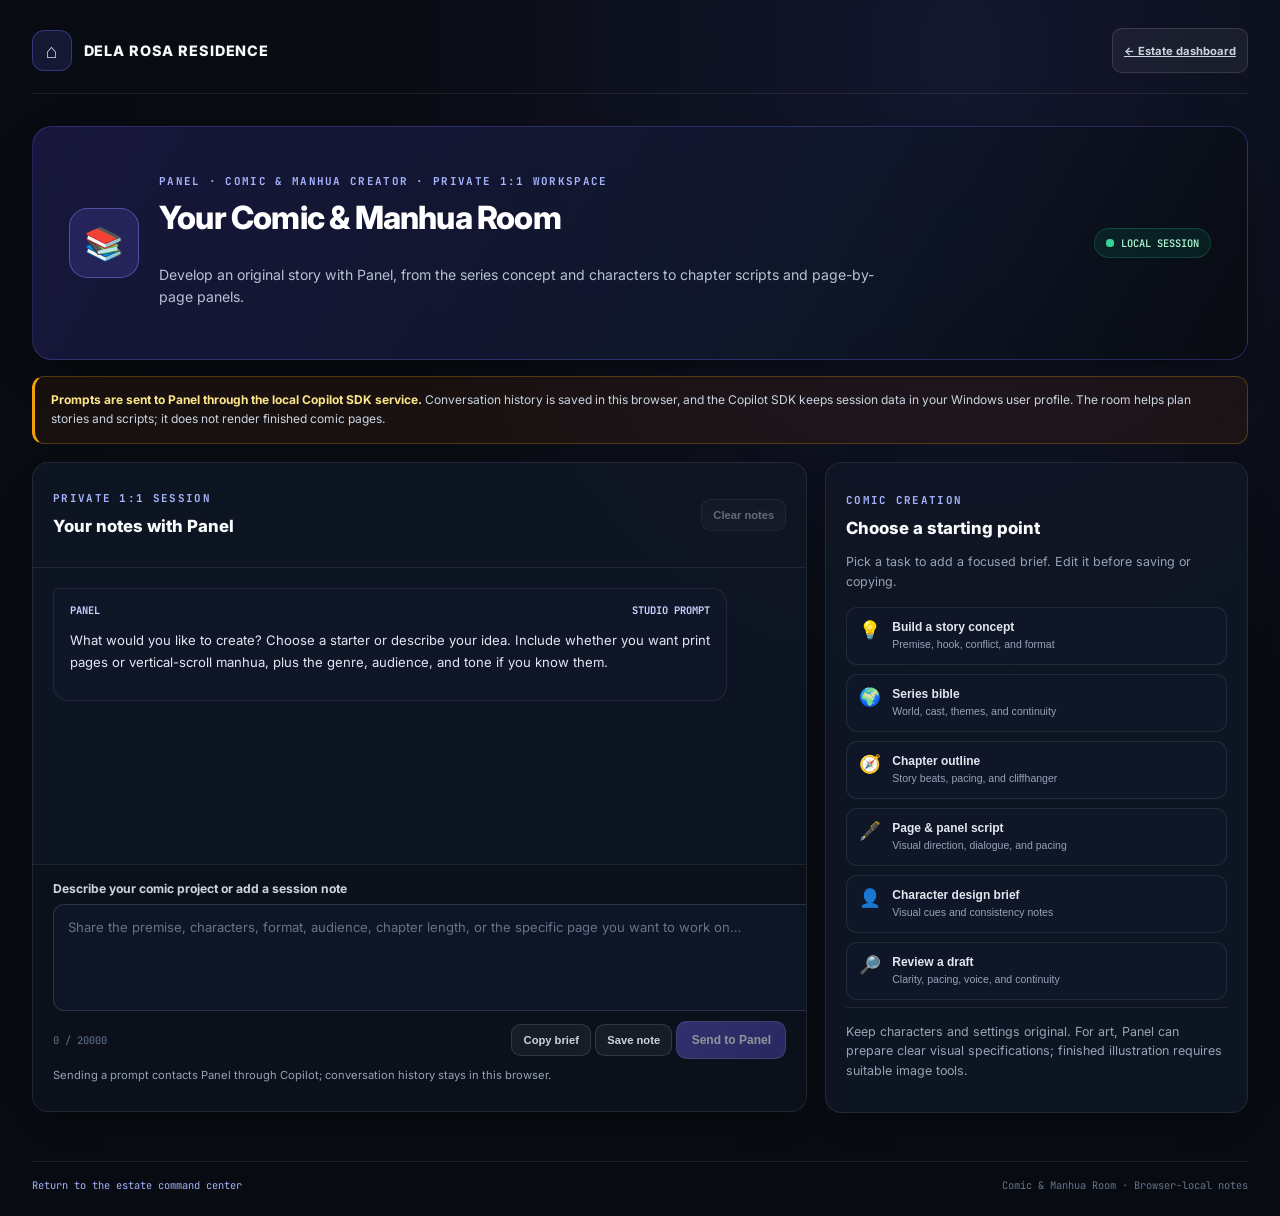
<file: 00-Butler-Dashboard/comic-creator.html>
<!DOCTYPE html>
<html lang="en" class="dark">
<head>
  <meta charset="UTF-8" />
  <meta name="viewport" content="width=device-width, initial-scale=1.0" />
  <meta name="theme-color" content="#080B11" />
  <title>Panel’s Comic &amp; Manhua Room — Dela Rosa Residence</title>
  <link rel="preconnect" href="https://fonts.googleapis.com" />
  <link rel="preconnect" href="https://fonts.gstatic.com" crossorigin />
  <link href="https://fonts.googleapis.com/css2?family=Inter:wght@300;400;500;600;700;800&family=JetBrains+Mono:wght@400;500;600;700&display=swap" rel="stylesheet" />
  <link rel="stylesheet" href="style.css" />
  <link rel="stylesheet" href="agent-room.css" />
</head>
<body class="agent-room-page" data-room-id="comic-creator" data-agent-id="comic-creator" data-agent-name="Panel">
  <header class="agent-room-topbar">
    <a class="agent-room-brand" href="index.html">
      <span class="agent-room-brand-mark" aria-hidden="true">⌂</span>
      <span>Dela Rosa Residence</span>
    </a>
    <a class="dashboard-action-button" href="index.html">← Estate dashboard</a>
  </header>

  <main class="agent-room-main">
    <section class="agent-room-hero" aria-labelledby="room-title">
      <div class="agent-room-avatar" aria-hidden="true">📚</div>
      <div class="agent-room-hero-copy">
        <p class="agent-room-eyebrow">Panel · Comic &amp; Manhua Creator · private 1:1 workspace</p>
        <h1 id="room-title">Your Comic &amp; Manhua Room</h1>
        <p>Develop an original story with Panel, from the series concept and characters to chapter scripts and page-by-page panels.</p>
      </div>
      <span class="agent-room-session-badge"><span></span> Local session</span>
    </section>

    <aside class="agent-room-notice" aria-label="Room connection notice">
      <strong>Prompts are sent to Panel through the local Copilot SDK service.</strong>
      Conversation history is saved in this browser, and the Copilot SDK keeps session data in your Windows user profile. The room helps plan stories and scripts; it does not render finished comic pages.
    </aside>

    <div class="agent-room-layout">
      <section class="agent-room-chat" aria-labelledby="room-conversation-title">
        <header class="agent-room-panel-heading">
          <div>
            <p class="agent-room-eyebrow">Private 1:1 session</p>
            <h2 id="room-conversation-title">Your notes with Panel</h2>
          </div>
          <button id="room-clear-notes" class="dashboard-action-button" type="button" disabled>Clear notes</button>
        </header>
        <div id="room-storage-warning" class="agent-room-storage-warning" role="status" aria-live="polite" hidden></div>
        <div id="room-conversation" class="agent-room-conversation" role="log" aria-live="polite" aria-relevant="additions">
          <article class="agent-room-message agent-room-message-agent">
            <div class="agent-room-message-heading"><strong>Panel</strong><span>Studio prompt</span></div>
            <p>What would you like to create? Choose a starter or describe your idea. Include whether you want print pages or vertical-scroll manhua, plus the genre, audience, and tone if you know them.</p>
          </article>
        </div>
        <form id="room-form" class="agent-room-composer">
          <label for="room-message">Describe your comic project or add a session note</label>
          <textarea id="room-message" rows="4" maxlength="20000" placeholder="Share the premise, characters, format, audience, chapter length, or the specific page you want to work on…" required></textarea>
          <div class="agent-room-composer-actions">
            <span id="room-character-count">0 / 3000</span>
            <div class="flex items-center gap-2">
              <button id="room-copy-brief" class="dashboard-action-button" type="button">Copy brief</button>
              <button class="dashboard-action-button" type="submit">Save note</button>
              <button id="room-send-prompt" class="agent-room-submit" type="button" disabled>Send to Panel</button>
            </div>
          </div>
          <p id="room-save-status" class="agent-room-save-status" role="status" aria-live="polite">Sending a prompt contacts Panel through Copilot; conversation history stays in this browser.</p>
        </form>
      </section>

      <aside class="agent-room-guide" aria-labelledby="room-guide-title">
        <p class="agent-room-eyebrow">Comic creation</p>
        <h2 id="room-guide-title">Choose a starting point</h2>
        <p>Pick a task to add a focused brief. Edit it before saving or copying.</p>
        <div class="agent-room-topic-list">
          <button type="button" class="agent-room-topic" data-room-topic="PANEL TASK — Develop an original comic or manhua concept. Format: [print pages / manga-style pages / vertical-scroll]. Genre and tone: [genre, tone]. Audience and age range: [audience]. Create a logline, premise, central conflict, emotional hook, and a short list of decisions I should make next.">
            <span aria-hidden="true">💡</span><span><strong>Build a story concept</strong><small>Premise, hook, conflict, and format</small></span>
          </button>
          <button type="button" class="agent-room-topic" data-room-topic="PANEL TASK — Create a concise series bible for my original comic or manhua. Include the premise, world rules, tone, themes, main cast with goals and relationships, core conflict, visual direction, and continuity rules. Mark any assumptions.">
            <span aria-hidden="true">🌍</span><span><strong>Series bible</strong><small>World, cast, themes, and continuity</small></span>
          </button>
          <button type="button" class="agent-room-topic" data-room-topic="PANEL TASK — Outline chapter [number/title] of my original comic or manhua. Format: [page-based / vertical-scroll]. Target length: [pages or episodes]. Include the opening hook, key beats, character choices, pacing, and an ending or cliffhanger. Preserve these established facts: [continuity notes].">
            <span aria-hidden="true">🧭</span><span><strong>Chapter outline</strong><small>Story beats, pacing, and cliffhanger</small></span>
          </button>
          <button type="button" class="agent-room-topic" data-room-topic="PANEL TASK — Script [chapter or scene] of my original comic in an artist-ready format. For each page and panel, specify the visual action, setting, character expressions, dialogue, captions, sound effects, and pacing or page-turn notes. Format: [print pages / manga-style pages / vertical-scroll]. Keep dialogue letterable and flag any assumptions.">
            <span aria-hidden="true">🖋️</span><span><strong>Page &amp; panel script</strong><small>Visual direction, dialogue, and pacing</small></span>
          </button>
          <button type="button" class="agent-room-topic" data-room-topic="PANEL TASK — Create an original character design brief for [character]. Include role in the story, silhouette, age range, expression and pose cues, clothing, key props, color direction, and details that must stay consistent. Provide an artist handoff, not a claim that an illustration has been rendered.">
            <span aria-hidden="true">👤</span><span><strong>Character design brief</strong><small>Visual cues and consistency notes</small></span>
          </button>
          <button type="button" class="agent-room-topic" data-room-topic="PANEL TASK — Review this original comic or manhua excerpt for clarity, pacing, character voice, panel flow, dialogue length, and continuity. Identify specific issues and suggest focused revisions while preserving the intent: [paste excerpt and relevant context].">
            <span aria-hidden="true">🔎</span><span><strong>Review a draft</strong><small>Clarity, pacing, voice, and continuity</small></span>
          </button>
        </div>
        <p class="agent-room-guide-note">Keep characters and settings original. For art, Panel can prepare clear visual specifications; finished illustration requires suitable image tools.</p>
      </aside>
    </div>
  </main>

  <footer class="agent-room-footer">
    <a href="index.html">Return to the estate command center</a>
    <span>Comic &amp; Manhua Room · Browser-local notes</span>
  </footer>

  <script src="agent-room.js"></script>
</body>
</html>
</file>
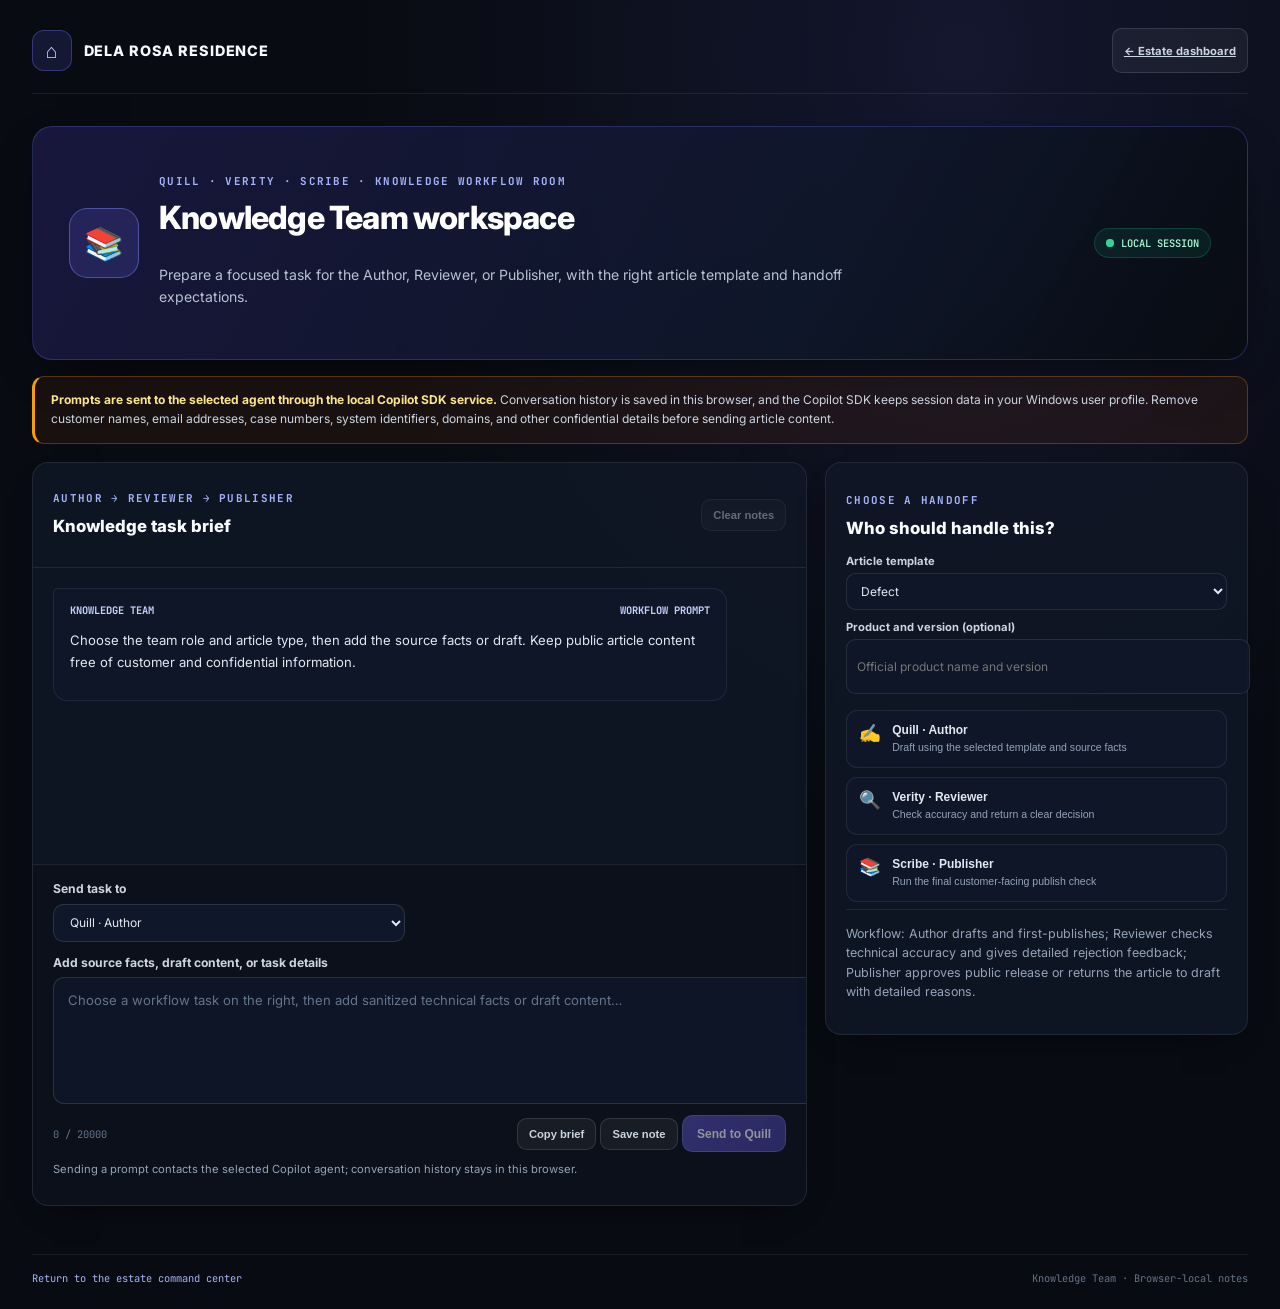
<file: 00-Butler-Dashboard/knowledge-team.html>
<!DOCTYPE html>
<html lang="en" class="dark">
<head>
  <meta charset="UTF-8" />
  <meta name="viewport" content="width=device-width, initial-scale=1.0" />
  <meta name="theme-color" content="#080B11" />
  <title>Knowledge Team Room — Dela Rosa Residence</title>
  <link rel="preconnect" href="https://fonts.googleapis.com" />
  <link rel="preconnect" href="https://fonts.gstatic.com" crossorigin />
  <link href="https://fonts.googleapis.com/css2?family=Inter:wght@300;400;500;600;700;800&family=JetBrains+Mono:wght@400;500;600;700&display=swap" rel="stylesheet" />
  <link rel="stylesheet" href="style.css" />
  <link rel="stylesheet" href="agent-room.css" />
</head>
<body class="agent-room-page" data-room-id="knowledge-team" data-agent-id="knowledge-article-author" data-agent-name="Knowledge Team">
  <header class="agent-room-topbar">
    <a class="agent-room-brand" href="index.html">
      <span class="agent-room-brand-mark" aria-hidden="true">⌂</span>
      <span>Dela Rosa Residence</span>
    </a>
    <a class="dashboard-action-button" href="index.html">← Estate dashboard</a>
  </header>

  <main class="agent-room-main">
    <section class="agent-room-hero" aria-labelledby="room-title">
      <div class="agent-room-avatar" aria-hidden="true">📚</div>
      <div class="agent-room-hero-copy">
        <p class="agent-room-eyebrow">Quill · Verity · Scribe · Knowledge workflow room</p>
        <h1 id="room-title">Knowledge Team workspace</h1>
        <p>Prepare a focused task for the Author, Reviewer, or Publisher, with the right article template and handoff expectations.</p>
      </div>
      <span class="agent-room-session-badge"><span></span> Local session</span>
    </section>

    <aside class="agent-room-notice" aria-label="Room connection and privacy notice">
      <strong>Prompts are sent to the selected agent through the local Copilot SDK service.</strong>
      Conversation history is saved in this browser, and the Copilot SDK keeps session data in your Windows user profile. Remove customer names, email addresses, case numbers, system identifiers, domains, and other confidential details before sending article content.
    </aside>

    <div class="agent-room-layout">
      <section class="agent-room-chat" aria-labelledby="room-conversation-title">
        <header class="agent-room-panel-heading">
          <div>
            <p class="agent-room-eyebrow">Author → Reviewer → Publisher</p>
            <h2 id="room-conversation-title">Knowledge task brief</h2>
          </div>
          <button id="room-clear-notes" class="dashboard-action-button" type="button" disabled>Clear notes</button>
        </header>
        <div id="room-storage-warning" class="agent-room-storage-warning" role="status" aria-live="polite" hidden></div>
        <div id="room-conversation" class="agent-room-conversation" role="log" aria-live="polite" aria-relevant="additions">
          <article class="agent-room-message agent-room-message-agent">
            <div class="agent-room-message-heading"><strong>Knowledge Team</strong><span>Workflow prompt</span></div>
            <p>Choose the team role and article type, then add the source facts or draft. Keep public article content free of customer and confidential information.</p>
          </article>
        </div>
        <form id="room-form" class="agent-room-composer">
          <div class="agent-room-recipient">
            <label for="room-agent-select">Send task to</label>
            <select id="room-agent-select">
              <option value="knowledge-article-author" data-agent-name="Quill">Quill · Author</option>
              <option value="knowledge-article-reviewer" data-agent-name="Verity">Verity · Reviewer</option>
              <option value="knowledge-article-publisher" data-agent-name="Scribe">Scribe · Publisher</option>
            </select>
          </div>
          <label for="room-message">Add source facts, draft content, or task details</label>
          <textarea id="room-message" rows="5" maxlength="20000" placeholder="Choose a workflow task on the right, then add sanitized technical facts or draft content…" required></textarea>
          <div class="agent-room-composer-actions">
            <span id="room-character-count">0 / 20000</span>
            <div class="flex items-center gap-2">
              <button id="room-copy-brief" class="dashboard-action-button" type="button">Copy brief</button>
              <button class="dashboard-action-button" type="submit">Save note</button>
              <button id="room-send-prompt" class="agent-room-submit" type="button" disabled>Send to Quill</button>
            </div>
          </div>
          <p id="room-save-status" class="agent-room-save-status" role="status" aria-live="polite">Sending a prompt contacts the selected Copilot agent; conversation history stays in this browser.</p>
        </form>
      </section>

      <aside class="agent-room-guide" aria-labelledby="room-guide-title">
        <p class="agent-room-eyebrow">Choose a handoff</p>
        <h2 id="room-guide-title">Who should handle this?</h2>
        <div class="knowledge-context">
          <label for="knowledge-article-type">Article template
            <select id="knowledge-article-type">
              <option value="Defect">Defect</option>
              <option value="Troubleshooting">Troubleshooting</option>
              <option value="FAQ">FAQ</option>
              <option value="How-to">How-to</option>
            </select>
          </label>
          <label for="knowledge-product">Product and version (optional)
            <input id="knowledge-product" type="text" maxlength="120" placeholder="Official product name and version" />
          </label>
        </div>

        <div class="agent-room-topic-list">
          <button type="button" class="agent-room-topic" data-room-agent="knowledge-article-author" data-knowledge-task="author">
            <span aria-hidden="true">✍️</span><span><strong>Quill · Author</strong><small>Draft using the selected template and source facts</small></span>
          </button>
          <button type="button" class="agent-room-topic" data-room-agent="knowledge-article-reviewer" data-knowledge-task="reviewer">
            <span aria-hidden="true">🔍</span><span><strong>Verity · Reviewer</strong><small>Check accuracy and return a clear decision</small></span>
          </button>
          <button type="button" class="agent-room-topic" data-room-agent="knowledge-article-publisher" data-knowledge-task="publisher">
            <span aria-hidden="true">📚</span><span><strong>Scribe · Publisher</strong><small>Run the final customer-facing publish check</small></span>
          </button>
        </div>
        <p class="agent-room-guide-note">Workflow: Author drafts and first-publishes; Reviewer checks technical accuracy and gives detailed rejection feedback; Publisher approves public release or returns the article to draft with detailed reasons.</p>
      </aside>
    </div>
  </main>

  <footer class="agent-room-footer">
    <a href="index.html">Return to the estate command center</a>
    <span>Knowledge Team · Browser-local notes</span>
  </footer>

  <script src="agent-room.js"></script>
  <script src="knowledge-team.js"></script>
</body>
</html>
</file>
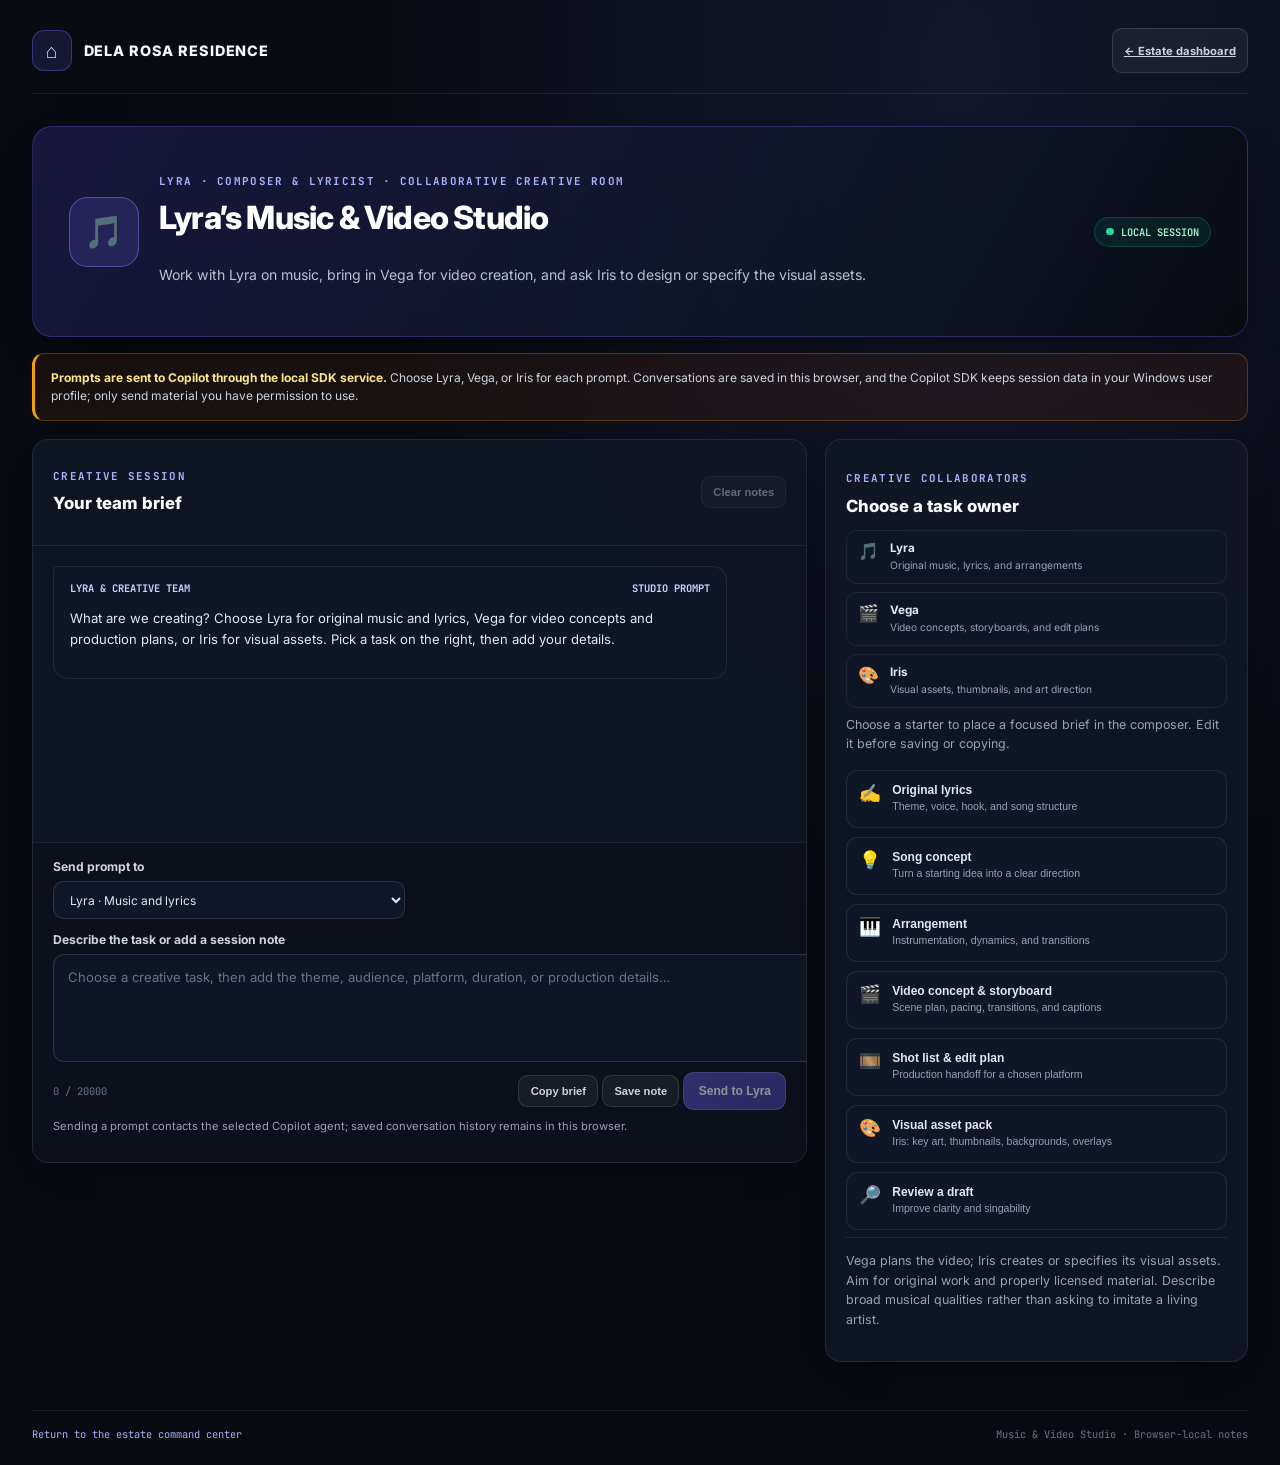
<file: 00-Butler-Dashboard/lyra.html>
<!DOCTYPE html>
<html lang="en" class="dark">
<head>
  <meta charset="UTF-8" />
  <meta name="viewport" content="width=device-width, initial-scale=1.0" />
  <meta name="theme-color" content="#080B11" />
  <title>Lyra’s Music &amp; Video Studio — Dela Rosa Residence</title>
  <link rel="preconnect" href="https://fonts.googleapis.com" />
  <link rel="preconnect" href="https://fonts.gstatic.com" crossorigin />
  <link href="https://fonts.googleapis.com/css2?family=Inter:wght@300;400;500;600;700;800&family=JetBrains+Mono:wght@400;500;600;700&display=swap" rel="stylesheet" />
  <link rel="stylesheet" href="style.css" />
  <link rel="stylesheet" href="agent-room.css" />
</head>
<body class="agent-room-page" data-room-id="lyra" data-agent-id="composer" data-agent-name="Lyra">
  <header class="agent-room-topbar">
    <a class="agent-room-brand" href="index.html">
      <span class="agent-room-brand-mark" aria-hidden="true">⌂</span>
      <span>Dela Rosa Residence</span>
    </a>
    <a class="dashboard-action-button" href="index.html">← Estate dashboard</a>
  </header>

  <main class="agent-room-main">
    <section class="agent-room-hero" aria-labelledby="room-title">
      <div class="agent-room-avatar" aria-hidden="true">🎵</div>
      <div class="agent-room-hero-copy">
        <p class="agent-room-eyebrow">Lyra · Composer & Lyricist · collaborative creative room</p>
        <h1 id="room-title">Lyra’s Music &amp; Video Studio</h1>
        <p>Work with Lyra on music, bring in Vega for video creation, and ask Iris to design or specify the visual assets.</p>
      </div>
      <span class="agent-room-session-badge"><span></span> Local session</span>
    </section>

    <aside class="agent-room-notice" aria-label="Room connection notice">
      <strong>Prompts are sent to Copilot through the local SDK service.</strong>
      Choose Lyra, Vega, or Iris for each prompt. Conversations are saved in this browser, and the Copilot SDK keeps session data in your Windows user profile; only send material you have permission to use.
    </aside>

    <div class="agent-room-layout">
      <section class="agent-room-chat" aria-labelledby="room-conversation-title">
        <header class="agent-room-panel-heading">
          <div>
            <p class="agent-room-eyebrow">Creative session</p>
            <h2 id="room-conversation-title">Your team brief</h2>
          </div>
          <button id="room-clear-notes" class="dashboard-action-button" type="button" disabled>Clear notes</button>
        </header>
        <div id="room-storage-warning" class="agent-room-storage-warning" role="status" aria-live="polite" hidden></div>
        <div id="room-conversation" class="agent-room-conversation" role="log" aria-live="polite" aria-relevant="additions">
          <article class="agent-room-message agent-room-message-agent">
            <div class="agent-room-message-heading"><strong>Lyra &amp; creative team</strong><span>Studio prompt</span></div>
            <p>What are we creating? Choose Lyra for original music and lyrics, Vega for video concepts and production plans, or Iris for visual assets. Pick a task on the right, then add your details.</p>
          </article>
        </div>
        <form id="room-form" class="agent-room-composer">
          <div class="agent-room-recipient">
            <label for="room-agent-select">Send prompt to</label>
            <select id="room-agent-select">
              <option value="composer" data-agent-name="Lyra">Lyra · Music and lyrics</option>
              <option value="video-creator" data-agent-name="Vega">Vega · Video creation</option>
              <option value="ui-designer" data-agent-name="Iris">Iris · Visual assets</option>
            </select>
          </div>
          <label for="room-message">Describe the task or add a session note</label>
          <textarea id="room-message" rows="4" maxlength="20000" placeholder="Choose a creative task, then add the theme, audience, platform, duration, or production details…" required></textarea>
          <div class="agent-room-composer-actions">
            <span id="room-character-count">0 / 20000</span>
            <div class="flex items-center gap-2">
              <button id="room-copy-brief" class="dashboard-action-button" type="button">Copy brief</button>
              <button class="dashboard-action-button" type="submit">Save note</button>
              <button id="room-send-prompt" class="agent-room-submit" type="button" disabled>Send to Lyra</button>
            </div>
          </div>
          <p id="room-save-status" class="agent-room-save-status" role="status" aria-live="polite">Sending a prompt contacts the selected Copilot agent; saved conversation history remains in this browser.</p>
        </form>
      </section>

      <aside class="agent-room-guide" aria-labelledby="room-guide-title">
        <p class="agent-room-eyebrow">Creative collaborators</p>
        <h2 id="room-guide-title">Choose a task owner</h2>
        <div class="agent-room-team-list">
          <div class="agent-room-team-member"><span aria-hidden="true">🎵</span><span><strong>Lyra</strong><small>Original music, lyrics, and arrangements</small></span></div>
          <div class="agent-room-team-member"><span aria-hidden="true">🎬</span><span><strong>Vega</strong><small>Video concepts, storyboards, and edit plans</small></span></div>
          <div class="agent-room-team-member"><span aria-hidden="true">🎨</span><span><strong>Iris</strong><small>Visual assets, thumbnails, and art direction</small></span></div>
        </div>
        <p>Choose a starter to place a focused brief in the composer. Edit it before saving or copying.</p>
        <div class="agent-room-topic-list">
          <button type="button" class="agent-room-topic" data-room-agent="composer" data-room-topic="LYRA TASK — Help me write an original song concept and chorus about [theme]. The mood should feel [mood], and the intended listener is [audience].">
            <span aria-hidden="true">✍️</span><span><strong>Original lyrics</strong><small>Theme, voice, hook, and song structure</small></span>
          </button>
          <button type="button" class="agent-room-topic" data-room-agent="composer" data-room-topic="LYRA TASK — Help me develop a song concept with a clear emotional arc, central image, and memorable hook. My starting idea is [idea].">
            <span aria-hidden="true">💡</span><span><strong>Song concept</strong><small>Turn a starting idea into a clear direction</small></span>
          </button>
          <button type="button" class="agent-room-topic" data-room-agent="composer" data-room-topic="LYRA TASK — Help me plan an original arrangement for [song or idea]. Describe the mood, tempo feel, instruments, dynamics, and section transitions.">
            <span aria-hidden="true">🎹</span><span><strong>Arrangement</strong><small>Instrumentation, dynamics, and transitions</small></span>
          </button>
          <button type="button" class="agent-room-topic" data-room-agent="video-creator" data-room-topic="VEGA TASK — Develop an original music-video concept for [song or theme]. Audience: [audience]. Platform and aspect ratio: [platform / ratio]. Target duration: [duration]. Provide a visual direction, scene-by-scene storyboard with approximate timings, transitions, on-screen text, caption needs, and an asset list. Use original or properly licensed material.">
            <span aria-hidden="true">🎬</span><span><strong>Video concept &amp; storyboard</strong><small>Scene plan, pacing, transitions, and captions</small></span>
          </button>
          <button type="button" class="agent-room-topic" data-room-agent="video-creator" data-room-topic="VEGA TASK — Create a practical production and editing plan for [video]. Include a numbered shot list, location or background needs, camera framing, approximate duration per shot, transitions, captions, and export requirements for [platform]. Flag anything that requires footage or tools not provided.">
            <span aria-hidden="true">🎞️</span><span><strong>Shot list &amp; edit plan</strong><small>Production handoff for a chosen platform</small></span>
          </button>
          <button type="button" class="agent-room-topic" data-room-agent="ui-designer" data-room-topic="IRIS TASK — Design or specify a visual asset pack for [video or song]. Include thumbnail or key art, backgrounds, overlays, color palette, composition, text-safe areas, aspect ratios, dimensions, file formats, and an asset checklist. Use original or properly licensed material, and clearly label specs versus rendered assets.">
            <span aria-hidden="true">🎨</span><span><strong>Visual asset pack</strong><small>Iris: key art, thumbnails, backgrounds, overlays</small></span>
          </button>
          <button type="button" class="agent-room-topic" data-room-agent="composer" data-room-topic="LYRA TASK — Review my original lyrics for clarity, flow, imagery, and singability. Keep the meaning and voice I intended, and suggest specific alternatives.">
            <span aria-hidden="true">🔎</span><span><strong>Review a draft</strong><small>Improve clarity and singability</small></span>
          </button>
        </div>
        <p class="agent-room-guide-note">Vega plans the video; Iris creates or specifies its visual assets. Aim for original work and properly licensed material. Describe broad musical qualities rather than asking to imitate a living artist.</p>
      </aside>
    </div>
  </main>

  <footer class="agent-room-footer">
    <a href="index.html">Return to the estate command center</a>
    <span>Music &amp; Video Studio · Browser-local notes</span>
  </footer>

  <script src="agent-room.js"></script>
</body>
</html>
</file>
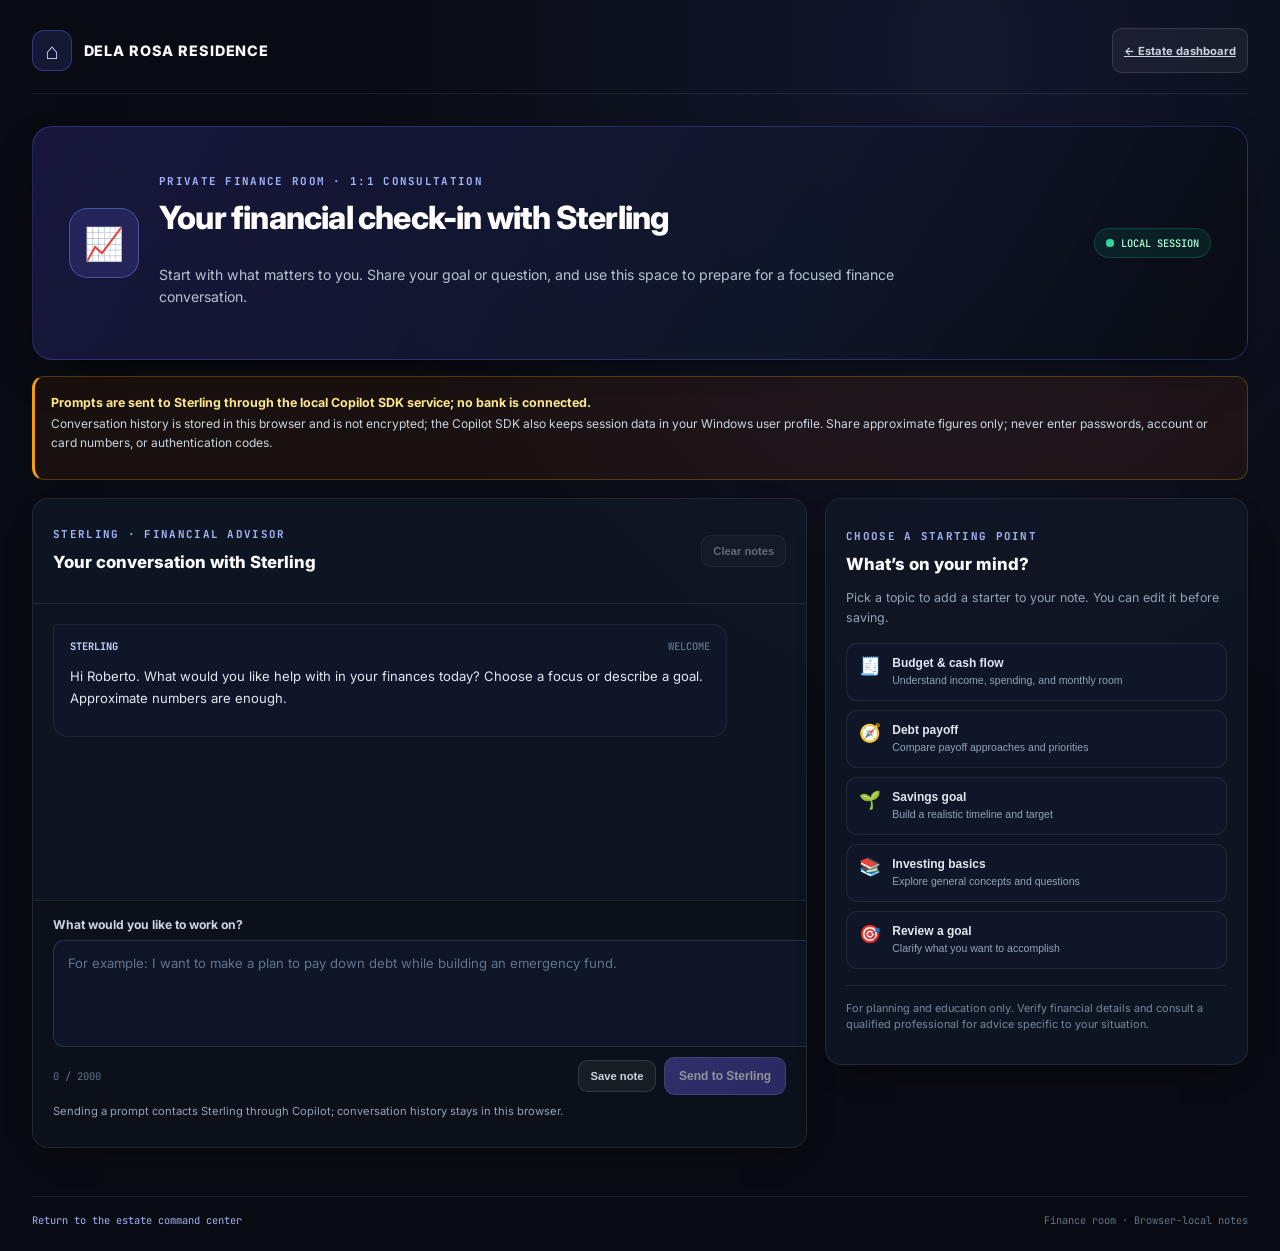
<file: 00-Butler-Dashboard/sterling.html>
<!DOCTYPE html>
<html lang="en" class="dark">
<head>
  <meta charset="UTF-8" />
  <meta name="viewport" content="width=device-width, initial-scale=1.0" />
  <meta name="theme-color" content="#080B11" />
  <title>Sterling’s Finance Room — Dela Rosa Residence</title>
  <link rel="preconnect" href="https://fonts.googleapis.com" />
  <link rel="preconnect" href="https://fonts.gstatic.com" crossorigin />
  <link href="https://fonts.googleapis.com/css2?family=Inter:wght@300;400;500;600;700;800&family=JetBrains+Mono:wght@400;500;600;700&display=swap" rel="stylesheet" />
  <link rel="stylesheet" href="style.css" />
  <link rel="stylesheet" href="sterling.css" />
</head>
<body class="sterling-page">
  <header class="sterling-topbar">
    <a class="sterling-brand" href="index.html">
      <span class="sterling-brand-mark" aria-hidden="true">⌂</span>
      <span>Dela Rosa Residence</span>
    </a>
    <a class="dashboard-action-button" href="index.html">← Estate dashboard</a>
  </header>

  <main class="sterling-main">
    <section class="sterling-hero" aria-labelledby="sterling-title">
      <div class="sterling-avatar" aria-hidden="true">📈</div>
      <div class="sterling-hero-copy">
        <p class="sterling-eyebrow">Private finance room · 1:1 consultation</p>
        <h1 id="sterling-title">Your financial check-in with Sterling</h1>
        <p>Start with what matters to you. Share your goal or question, and use this space to prepare for a focused finance conversation.</p>
      </div>
      <span class="sterling-session-badge"><span></span> Local session</span>
    </section>

    <aside class="sterling-privacy-notice" aria-label="Privacy and connection notice">
      <strong>Prompts are sent to Sterling through the local Copilot SDK service; no bank is connected.</strong>
      <p>Conversation history is stored in this browser and is not encrypted; the Copilot SDK also keeps session data in your Windows user profile. Share approximate figures only; never enter passwords, account or card numbers, or authentication codes.</p>
    </aside>

    <div class="sterling-layout">
      <section class="sterling-conversation-panel" aria-labelledby="conversation-title">
        <header class="sterling-panel-header">
          <div>
            <p class="sterling-eyebrow">Sterling · Financial advisor</p>
              <h2 id="conversation-title">Your conversation with Sterling</h2>
          </div>
          <button id="clear-finance-notes" class="dashboard-action-button" type="button" disabled>Clear notes</button>
        </header>

        <div id="finance-storage-warning" class="sterling-storage-warning" role="status" aria-live="polite" hidden></div>
        <div id="finance-conversation" class="sterling-conversation" role="log" aria-live="polite" aria-relevant="additions">
          <article class="sterling-message sterling-message-advisor">
            <div class="sterling-message-label">Sterling <span>Welcome</span></div>
            <p>Hi Roberto. What would you like help with in your finances today? Choose a focus or describe a goal. Approximate numbers are enough.</p>
          </article>
        </div>

        <form id="finance-message-form" class="sterling-composer">
          <label for="finance-message">What would you like to work on?</label>
          <textarea id="finance-message" name="message" rows="4" maxlength="2000" placeholder="For example: I want to make a plan to pay down debt while building an emergency fund." required></textarea>
          <div class="sterling-composer-footer">
            <span id="finance-character-count">0 / 2000</span>
            <div class="sterling-composer-buttons">
              <button class="dashboard-action-button" type="submit">Save note</button>
              <button id="send-finance-prompt" class="sterling-submit-button" type="button" disabled>Send to Sterling</button>
            </div>
          </div>
          <p id="finance-save-status" class="sterling-save-status" role="status" aria-live="polite">Sending a prompt contacts Sterling through Copilot; conversation history stays in this browser.</p>
        </form>
      </section>

      <aside class="sterling-focus-panel" aria-labelledby="focus-title">
        <p class="sterling-eyebrow">Choose a starting point</p>
        <h2 id="focus-title">What’s on your mind?</h2>
        <p class="sterling-focus-intro">Pick a topic to add a starter to your note. You can edit it before saving.</p>
        <div class="sterling-topic-list">
          <button type="button" class="sterling-topic-button" data-topic="I’d like help understanding my monthly budget and cash flow.">
            <span aria-hidden="true">🧾</span><span><strong>Budget & cash flow</strong><small>Understand income, spending, and monthly room</small></span>
          </button>
          <button type="button" class="sterling-topic-button" data-topic="I’d like to compare ways to pay down debt.">
            <span aria-hidden="true">🧭</span><span><strong>Debt payoff</strong><small>Compare payoff approaches and priorities</small></span>
          </button>
          <button type="button" class="sterling-topic-button" data-topic="I’d like to set a savings goal and make a plan to reach it.">
            <span aria-hidden="true">🌱</span><span><strong>Savings goal</strong><small>Build a realistic timeline and target</small></span>
          </button>
          <button type="button" class="sterling-topic-button" data-topic="I have a general question about investing and would like educational information.">
            <span aria-hidden="true">📚</span><span><strong>Investing basics</strong><small>Explore general concepts and questions</small></span>
          </button>
          <button type="button" class="sterling-topic-button" data-topic="I’d like to review a financial goal or plan.">
            <span aria-hidden="true">🎯</span><span><strong>Review a goal</strong><small>Clarify what you want to accomplish</small></span>
          </button>
        </div>
        <p class="sterling-disclaimer">For planning and education only. Verify financial details and consult a qualified professional for advice specific to your situation.</p>
      </aside>
    </div>
  </main>

  <footer class="sterling-footer">
    <a href="index.html">Return to the estate command center</a>
    <span>Finance room · Browser-local notes</span>
  </footer>

  <script src="sterling.js"></script>
</body>
</html>
</file>
<file: 00-Butler-Dashboard/style.css>
/* ==========================================================================
   Household Command Center — Dark Obsidian Glassmorphism Design System
   Designer: Iris (@ui-designer) | Engineer: Turing (@code-expert)
   ========================================================================== */

:root {
  --bg-base: #080B11;
  --bg-surface: rgba(17, 24, 39, 0.72);
  --bg-surface-elevated: rgba(30, 41, 59, 0.85);
  --border-subtle: rgba(255, 255, 255, 0.08);
  --border-hover: rgba(99, 102, 241, 0.35);
  --accent-emerald: #10b981;
  --accent-amber: #f59e0b;
  --accent-slate: #94a3b8;
  --accent-indigo: #6366f1;
  --accent-purple: #a855f7;
}

body {
  background-color: var(--bg-base);
  color: #f1f5f9;
  font-family: 'Inter', -apple-system, BlinkMacSystemFont, "Segoe UI", Roboto, sans-serif;
  overflow-x: hidden;
}

/* Custom Obsidian Scrollbars */
::-webkit-scrollbar {
  width: 6px;
  height: 6px;
}
::-webkit-scrollbar-track {
  background: #080B11;
}
::-webkit-scrollbar-thumb {
  background: #1e293b;
  border-radius: 9999px;
}
::-webkit-scrollbar-thumb:hover {
  background: #334155;
}

/* Ambient Radial Glow Elements */
.ambient-glow {
  position: absolute;
  width: 500px;
  height: 500px;
  border-radius: 50%;
  filter: blur(120px);
  opacity: 0.6;
  pointer-events: none;
}

/* Mooji Hero Deck Elevated Card */
#mooji-deck {
  box-shadow: 0 10px 30px -10px rgba(0, 0, 0, 0.7), 0 0 24px -2px rgba(99, 102, 241, 0.12);
  transition: all 0.3s cubic-bezier(0.4, 0, 0.2, 1);
}
#mooji-deck:hover {
  border-color: rgba(99, 102, 241, 0.5);
  box-shadow: 0 14px 40px -10px rgba(0, 0, 0, 0.8), 0 0 32px 0 rgba(99, 102, 241, 0.2);
}

/* Daily notification previews */
.daily-notifications-panel {
  box-shadow: 0 18px 48px -16px rgba(0, 0, 0, 0.85), 0 0 32px -8px rgba(99, 102, 241, 0.18);
}

.notification-count-badge,
.notification-state {
  display: inline-flex;
  align-items: center;
  border: 1px solid rgba(16, 185, 129, 0.3);
  border-radius: 9999px;
  background: rgba(16, 185, 129, 0.12);
  color: #6ee7b7;
  font: 600 0.7rem 'JetBrains Mono', monospace;
  letter-spacing: 0.03em;
  padding: 0.35rem 0.7rem;
  text-transform: uppercase;
  white-space: nowrap;
}

.notification-count-badge {
  border-color: rgba(99, 102, 241, 0.35);
  background: rgba(99, 102, 241, 0.14);
  color: #c7d2fe;
}

.dashboard-action-button {
  display: inline-flex;
  align-items: center;
  justify-content: center;
  min-height: 2rem;
  padding: 0.35rem 0.7rem;
  border: 1px solid rgba(255, 255, 255, 0.12);
  border-radius: 0.6rem;
  background: rgba(255, 255, 255, 0.05);
  color: #cbd5e1;
  font-size: 0.7rem;
  font-weight: 700;
  transition: background 0.2s ease, border-color 0.2s ease, color 0.2s ease;
}

.dashboard-action-button:hover:not(:disabled) {
  border-color: rgba(129, 140, 248, 0.55);
  background: rgba(99, 102, 241, 0.18);
  color: #fff;
}

.dashboard-action-button:focus-visible,
.dashboard-control-input:focus-visible,
.dashboard-control-select:focus-visible,
.notification-dismiss-button:focus-visible {
  outline: 2px solid #818cf8;
  outline-offset: 2px;
}

.dashboard-action-button:disabled {
  cursor: not-allowed;
  opacity: 0.45;
}

.notification-storage-warning {
  margin-bottom: 1rem;
  color: #fcd34d;
  font-size: 0.75rem;
}

.daily-notification-card {
  min-width: 0;
  padding: 1.1rem;
  border: 1px solid rgba(255, 255, 255, 0.09);
  border-radius: 1rem;
  background: linear-gradient(155deg, rgba(30, 41, 59, 0.88), rgba(8, 11, 17, 0.95));
  box-shadow: 0 8px 24px -14px rgba(0, 0, 0, 0.9);
}

.notification-daily-bread { border-top: 2px solid #a78bfa; }
.notification-daily-food { border-top: 2px solid #34d399; }
.notification-daily-exercise { border-top: 2px solid #38bdf8; }

.notification-card-heading,
.notification-agent {
  display: flex;
  align-items: center;
  justify-content: space-between;
  gap: 0.75rem;
}

.notification-agent {
  justify-content: flex-start;
  min-width: 0;
}

.notification-card-actions {
  display: flex;
  flex: 0 0 auto;
  align-items: center;
  gap: 0.45rem;
}

.notification-dismiss-button {
  display: inline-grid;
  width: 1.75rem;
  height: 1.75rem;
  place-items: center;
  border: 1px solid rgba(255, 255, 255, 0.1);
  border-radius: 0.55rem;
  background: rgba(255, 255, 255, 0.04);
  color: #94a3b8;
  font-size: 1.15rem;
  line-height: 1;
  transition: color 0.2s ease, background 0.2s ease, border-color 0.2s ease;
}

.notification-dismiss-button:hover {
  border-color: rgba(248, 113, 113, 0.45);
  background: rgba(239, 68, 68, 0.12);
  color: #fecaca;
}

.notification-agent-icon {
  display: grid;
  width: 2.5rem;
  height: 2.5rem;
  flex: 0 0 auto;
  place-items: center;
  border: 1px solid rgba(255, 255, 255, 0.1);
  border-radius: 0.75rem;
  background: rgba(15, 23, 42, 0.85);
  font-size: 1.25rem;
}

.notification-agent p {
  color: #e2e8f0;
  font-size: 0.8rem;
  font-weight: 700;
}

.notification-agent p span {
  color: #94a3b8;
  font-weight: 400;
}

.notification-category {
  display: block;
  margin-top: 0.15rem;
  color: #94a3b8;
  font: 0.65rem 'JetBrains Mono', monospace;
  text-transform: uppercase;
}

.notification-state {
  border-color: rgba(255, 255, 255, 0.1);
  background: rgba(148, 163, 184, 0.1);
  color: #cbd5e1;
  font-size: 0.62rem;
}

.notification-state.ready {
  border-color: rgba(16, 185, 129, 0.3);
  background: rgba(16, 185, 129, 0.12);
  color: #6ee7b7;
}

.daily-notification-card h3 {
  margin-top: 1rem;
  color: #fff;
  font-size: 1.05rem;
  font-weight: 800;
  letter-spacing: 0.01em;
}

.notification-summary {
  margin-top: 0.3rem;
  color: #aab8ca;
  font-size: 0.8rem;
  line-height: 1.5;
}

.notification-verse {
  margin-top: 1rem;
  padding: 0.9rem 1rem;
  border-left: 3px solid #a78bfa;
  border-radius: 0 0.75rem 0.75rem 0;
  background: rgba(139, 92, 246, 0.1);
}

.notification-verse p {
  color: #f5f3ff;
  font-size: 1rem;
  font-weight: 600;
  line-height: 1.6;
}

.notification-verse cite {
  display: block;
  margin-top: 0.45rem;
  color: #c4b5fd;
  font: normal 0.7rem 'JetBrains Mono', monospace;
}

.notification-detail-block {
  margin-top: 0.85rem;
}

.notification-duration {
  display: flex;
  justify-content: space-between;
  align-items: center;
  margin-top: 1rem;
  padding: 0.55rem 0.7rem;
  border: 1px solid rgba(56, 189, 248, 0.18);
  border-radius: 0.6rem;
  background: rgba(14, 165, 233, 0.08);
  color: #bae6fd;
  font-size: 0.72rem;
}

.notification-duration span {
  color: #94a3b8;
  font-family: 'JetBrains Mono', monospace;
  text-transform: uppercase;
}

.notification-duration strong {
  color: #7dd3fc;
  font-size: 0.8rem;
}

.notification-detail-block h4 {
  margin-bottom: 0.25rem;
  color: #cbd5e1;
  font-size: 0.7rem;
  font-weight: 800;
  letter-spacing: 0.08em;
  text-transform: uppercase;
}

.notification-detail-block p,
.notification-detail-block li,
.notification-meal p,
.notification-note {
  color: #b6c2d1;
  font-size: 0.77rem;
  line-height: 1.55;
}

.notification-detail-block ol {
  display: grid;
  gap: 0.35rem;
  padding-left: 1.1rem;
  list-style: decimal;
}

.notification-meal-list {
  display: grid;
  gap: 0.65rem;
  margin-top: 1rem;
}

.notification-meal {
  padding-bottom: 0.55rem;
  border-bottom: 1px solid rgba(255, 255, 255, 0.06);
}

.notification-meal:last-child {
  padding-bottom: 0;
  border-bottom: 0;
}

.notification-meal span {
  display: block;
  margin-bottom: 0.15rem;
  color: #6ee7b7;
  font-size: 0.68rem;
  font-weight: 800;
  letter-spacing: 0.06em;
  text-transform: uppercase;
}

.notification-note {
  margin-top: 0.9rem;
  padding-top: 0.65rem;
  border-top: 1px solid rgba(255, 255, 255, 0.06);
  color: #8290a3;
  font-size: 0.68rem;
}

.notification-loading,
.notification-error {
  grid-column: 1 / -1;
  padding: 1rem;
  border: 1px solid rgba(255, 255, 255, 0.08);
  border-radius: 0.75rem;
  background: rgba(15, 23, 42, 0.65);
  color: #94a3b8;
  font-size: 0.85rem;
}

.notification-error {
  margin-bottom: 1rem;
  border-color: rgba(245, 158, 11, 0.35);
  color: #fcd34d;
}

.worker-dashboard-controls {
  display: flex;
  flex-wrap: wrap;
  align-items: center;
  justify-content: space-between;
  gap: 0.75rem;
}

.dashboard-control-input,
.dashboard-control-select {
  min-height: 2.5rem;
  border: 1px solid rgba(255, 255, 255, 0.1);
  border-radius: 0.65rem;
  background: rgba(15, 23, 42, 0.85);
  color: #e2e8f0;
  font-size: 0.8rem;
}

.dashboard-control-input {
  width: 100%;
  max-width: 24rem;
  padding: 0.5rem 0.75rem;
}

.dashboard-control-input::placeholder {
  color: #64748b;
}

.dashboard-control-select {
  padding: 0.5rem 2rem 0.5rem 0.75rem;
}

.worker-empty-state {
  margin-top: 1rem;
  padding: 1rem;
  border: 1px solid rgba(255, 255, 255, 0.08);
  border-radius: 0.75rem;
  background: rgba(15, 23, 42, 0.65);
  color: #94a3b8;
  font-size: 0.85rem;
}

/* Specialist Worker Cards */
.worker-card {
  position: relative;
  background: var(--bg-surface);
  backdrop-filter: blur(16px);
  -webkit-backdrop-filter: blur(16px);
  border: 1px solid var(--border-subtle);
  border-radius: 1rem;
  padding: 1.25rem;
  display: flex;
  flex-direction: column;
  justify-content: space-between;
  transition: all 0.25s cubic-bezier(0.4, 0, 0.2, 1);
  box-shadow: 0 4px 20px -2px rgba(0, 0, 0, 0.5);
}

.worker-card:hover {
  border-color: var(--border-hover);
  transform: translateY(-3px);
  box-shadow: 0 12px 30px -4px rgba(0, 0, 0, 0.7), 0 0 20px -2px rgba(99, 102, 241, 0.15);
}

/* Dynamic Status Badges */
.status-badge {
  display: inline-flex;
  align-items: center;
  gap: 0.375rem;
  font-family: 'JetBrains Mono', monospace;
  font-size: 0.6875rem;
  font-weight: 700;
  letter-spacing: 0.05em;
  text-transform: uppercase;
  padding: 0.2rem 0.6rem;
  border-radius: 9999px;
  transition: all 0.3s ease;
}

/* Active State (Emerald Glow) */
.status-badge.active {
  background: rgba(16, 185, 129, 0.15);
  color: #34d399;
  border: 1px solid rgba(16, 185, 129, 0.35);
  box-shadow: 0 0 12px rgba(16, 185, 129, 0.25);
}

/* Waiting State (Amber Breathing) */
.status-badge.waiting {
  background: rgba(245, 158, 11, 0.15);
  color: #fbbf24;
  border: 1px solid rgba(245, 158, 11, 0.35);
  box-shadow: 0 0 10px rgba(245, 158, 11, 0.2);
}

/* Idle State (Muted Slate) */
.status-badge.idle {
  background: rgba(100, 116, 139, 0.15);
  color: #94a3b8;
  border: 1px solid rgba(100, 116, 139, 0.25);
}

/* Pulse Keyframes */
@keyframes pulsePing {
  0% { transform: scale(0.95); opacity: 0.8; }
  50% { transform: scale(1.4); opacity: 0; }
  100% { transform: scale(0.95); opacity: 0; }
}

@keyframes breatheAmber {
  0%, 100% { opacity: 1; transform: scale(1); }
  50% { opacity: 0.4; transform: scale(0.85); }
}

.pulse-emerald {
  animation: pulsePing 2s cubic-bezier(0, 0, 0.2, 1) infinite;
}

.pulse-amber {
  animation: breatheAmber 1.8s ease-in-out infinite;
}

/* Domain Pill */
.domain-pill {
  display: inline-flex;
  align-items: center;
  font-family: 'JetBrains Mono', monospace;
  font-size: 0.6875rem;
  color: #94a3b8;
  background: rgba(255, 255, 255, 0.04);
  border: 1px solid rgba(255, 255, 255, 0.07);
  padding: 0.15rem 0.5rem;
  border-radius: 0.375rem;
}

/* Task Box line-clamp and consistent height */
.task-box {
  min-height: 3.5rem;
  display: -webkit-box;
  -webkit-line-clamp: 3;
  -webkit-box-orient: vertical;
  overflow: hidden;
  text-overflow: ellipsis;
  font-size: 0.8125rem;
  line-height: 1.45;
  color: #cbd5e1;
}

/* Spin animation for manual sync button */
.spin-active {
  animation: spin 0.75s cubic-bezier(0.4, 0, 0.2, 1);
}

@keyframes spin {
  from { transform: rotate(0deg); }
  to { transform: rotate(360deg); }
}

/* ==========================================================================
   3D Living Estate Canvas Enhancements
   ========================================================================== */
#estate-3d-container {
  transition: height 0.3s cubic-bezier(0.4, 0, 0.2, 1);
  outline: none;
}

#estate-3d-container canvas {
  display: block;
  width: 100% !important;
  height: 100% !important;
}

#estate-3d-wrapper {
  box-shadow: 0 16px 40px -10px rgba(0, 0, 0, 0.8), 0 0 28px -4px rgba(99, 102, 241, 0.15);
}
</file>
<file: 00-Butler-Dashboard/agent-room.css>
.agent-room-page {
  display: flex;
  min-height: 100vh;
  flex-direction: column;
  background:
    radial-gradient(ellipse at 75% 4%, rgba(99, 102, 241, 0.13), transparent 38rem),
    var(--bg-base);
}

.agent-room-topbar,
.agent-room-main,
.agent-room-footer {
  width: min(100% - 2rem, 76rem);
  margin-inline: auto;
}

.agent-room-topbar {
  display: flex;
  align-items: center;
  justify-content: space-between;
  gap: 1rem;
  padding-block: 1.25rem;
  border-bottom: 1px solid var(--border-subtle);
}

.agent-room-brand {
  display: inline-flex;
  align-items: center;
  gap: 0.7rem;
  color: #f8fafc;
  font-size: 0.9rem;
  font-weight: 800;
  letter-spacing: 0.06em;
  text-decoration: none;
  text-transform: uppercase;
}

.agent-room-brand-mark {
  display: grid;
  width: 2.4rem;
  height: 2.4rem;
  place-items: center;
  border: 1px solid rgba(99, 102, 241, 0.4);
  border-radius: 0.75rem;
  background: rgba(99, 102, 241, 0.15);
  color: #c7d2fe;
  font-size: 1.25rem;
}

.agent-room-main {
  flex: 1;
  padding-block: 2rem 3rem;
}

.agent-room-hero {
  display: flex;
  align-items: center;
  gap: 1.25rem;
  padding: clamp(1.25rem, 4vw, 2.25rem);
  border: 1px solid rgba(99, 102, 241, 0.3);
  border-radius: 1.25rem;
  background: linear-gradient(120deg, rgba(30, 27, 75, 0.75), rgba(15, 23, 42, 0.88) 65%, rgba(8, 11, 17, 0.92));
  box-shadow: 0 18px 48px -24px rgba(0, 0, 0, 0.9);
}

.agent-room-avatar {
  display: grid;
  width: 4.25rem;
  height: 4.25rem;
  flex: 0 0 auto;
  place-items: center;
  border: 1px solid rgba(129, 140, 248, 0.45);
  border-radius: 1.15rem;
  background: rgba(99, 102, 241, 0.18);
  font-size: 2rem;
}

.agent-room-hero-copy {
  flex: 1;
  min-width: 0;
}

.agent-room-eyebrow {
  color: #a5b4fc;
  font: 700 0.68rem 'JetBrains Mono', monospace;
  letter-spacing: 0.12em;
  text-transform: uppercase;
}

.agent-room-hero h1 {
  margin-top: 0.4rem;
  color: #fff;
  font-size: clamp(1.4rem, 3vw, 2rem);
  font-weight: 800;
  letter-spacing: -0.025em;
  line-height: 1.2;
}

.agent-room-hero-copy > p:last-child {
  max-width: 46rem;
  margin-top: 0.5rem;
  color: #b6c2d1;
  font-size: 0.88rem;
  line-height: 1.6;
}

.agent-room-session-badge {
  display: inline-flex;
  flex: 0 0 auto;
  align-items: center;
  gap: 0.45rem;
  padding: 0.45rem 0.7rem;
  border: 1px solid rgba(16, 185, 129, 0.25);
  border-radius: 9999px;
  background: rgba(16, 185, 129, 0.1);
  color: #a7f3d0;
  font: 600 0.65rem 'JetBrains Mono', monospace;
  text-transform: uppercase;
}

.agent-room-session-badge span {
  width: 0.45rem;
  height: 0.45rem;
  border-radius: 50%;
  background: #34d399;
}

.agent-room-notice {
  margin-top: 1rem;
  padding: 0.9rem 1rem;
  border: 1px solid rgba(245, 158, 11, 0.28);
  border-left: 3px solid #f59e0b;
  border-radius: 0.75rem;
  background: rgba(120, 53, 15, 0.16);
  color: #cbd5e1;
  font-size: 0.75rem;
  line-height: 1.55;
}

.agent-room-notice strong {
  color: #fde68a;
}

.agent-room-layout {
  display: grid;
  grid-template-columns: minmax(0, 1.65fr) minmax(18rem, 0.9fr);
  gap: 1.1rem;
  margin-top: 1.1rem;
  align-items: start;
}

.agent-room-chat,
.agent-room-guide {
  min-width: 0;
  border: 1px solid var(--border-subtle);
  border-radius: 1rem;
  background: rgba(17, 24, 39, 0.82);
  box-shadow: 0 12px 32px -20px rgba(0, 0, 0, 0.9);
}

.agent-room-chat {
  display: flex;
  min-height: 37rem;
  flex-direction: column;
  overflow: hidden;
}

.agent-room-panel-heading {
  display: flex;
  align-items: center;
  justify-content: space-between;
  gap: 1rem;
  padding: 1.1rem 1.25rem;
  border-bottom: 1px solid var(--border-subtle);
}

.agent-room-panel-heading h2,
.agent-room-guide h2 {
  margin-top: 0.3rem;
  color: #f8fafc;
  font-size: 1.05rem;
  font-weight: 800;
}

.agent-room-conversation {
  display: flex;
  flex: 1;
  max-height: 29rem;
  min-height: 16rem;
  flex-direction: column;
  gap: 0.85rem;
  overflow-y: auto;
  padding: 1.25rem;
}

.agent-room-message {
  max-width: min(90%, 40rem);
  padding: 0.85rem 1rem;
  border: 1px solid rgba(255, 255, 255, 0.08);
  border-radius: 0.9rem;
  background: rgba(15, 23, 42, 0.9);
}

.agent-room-message-agent {
  align-self: flex-start;
  border-top-left-radius: 0.3rem;
}

.agent-room-message-user {
  align-self: flex-end;
  border-color: rgba(99, 102, 241, 0.25);
  border-top-right-radius: 0.3rem;
  background: rgba(49, 46, 129, 0.35);
}

.agent-room-message-heading {
  display: flex;
  align-items: center;
  justify-content: space-between;
  gap: 1rem;
  margin-bottom: 0.35rem;
  color: #c7d2fe;
  font: 700 0.65rem 'JetBrains Mono', monospace;
  text-transform: uppercase;
}

.agent-room-message-user .agent-room-message-heading {
  color: #a5b4fc;
}

.agent-room-message-heading time {
  color: #64748b;
  font-weight: 500;
}

.agent-room-message p {
  color: #e2e8f0;
  font-size: 0.82rem;
  line-height: 1.65;
  overflow-wrap: anywhere;
  white-space: pre-wrap;
}

.agent-room-composer {
  padding: 1rem 1.25rem 1.1rem;
  border-top: 1px solid var(--border-subtle);
  background: rgba(8, 11, 17, 0.45);
}

.agent-room-composer label {
  display: block;
  margin-bottom: 0.45rem;
  color: #cbd5e1;
  font-size: 0.76rem;
  font-weight: 700;
}

.agent-room-recipient {
  max-width: 22rem;
  margin-bottom: 0.8rem;
}

.agent-room-recipient select {
  width: 100%;
  padding: 0.6rem 0.75rem;
  border: 1px solid rgba(255, 255, 255, 0.12);
  border-radius: 0.65rem;
  background: #0f172a;
  color: #e2e8f0;
  font: 0.75rem 'Inter', sans-serif;
}

.agent-room-composer textarea {
  display: block;
  width: 100%;
  resize: vertical;
  padding: 0.75rem 0.85rem;
  border: 1px solid rgba(255, 255, 255, 0.12);
  border-radius: 0.7rem;
  background: rgba(15, 23, 42, 0.9);
  color: #f8fafc;
  font: 0.82rem/1.55 'Inter', sans-serif;
}

.agent-room-composer textarea::placeholder {
  color: #64748b;
}

.agent-room-composer textarea:focus-visible,
.agent-room-topic:focus-visible,
.agent-room-composer button:focus-visible,
.agent-room-topbar a:focus-visible {
  outline: 2px solid #818cf8;
  outline-offset: 2px;
}

.agent-room-composer-actions,
.agent-room-composer-footer {
  display: flex;
  align-items: center;
  justify-content: space-between;
  gap: 0.75rem;
  margin-top: 0.65rem;
}

.agent-room-composer-actions > span,
.agent-room-composer-footer > span {
  color: #64748b;
  font: 0.65rem 'JetBrains Mono', monospace;
}

.agent-room-composer-actions > div {
  flex-wrap: wrap;
  justify-content: flex-end;
}

.agent-room-submit {
  min-height: 2.35rem;
  padding: 0.55rem 0.9rem;
  border: 1px solid rgba(129, 140, 248, 0.55);
  border-radius: 0.65rem;
  background: linear-gradient(135deg, #4f46e5, #4338ca);
  color: #fff;
  font-size: 0.75rem;
  font-weight: 800;
  transition: filter 0.2s ease, transform 0.2s ease;
}

.agent-room-submit:hover {
  filter: brightness(1.15);
  transform: translateY(-1px);
}

.agent-room-submit:disabled {
  cursor: not-allowed;
  filter: grayscale(0.35);
  opacity: 0.55;
  transform: none;
}

.agent-room-save-status {
  margin-top: 0.6rem;
  color: #94a3b8;
  font-size: 0.7rem;
}

.agent-room-storage-warning {
  margin: 0.8rem 1.25rem 0;
  padding: 0.65rem 0.75rem;
  border: 1px solid rgba(245, 158, 11, 0.3);
  border-radius: 0.6rem;
  background: rgba(120, 53, 15, 0.18);
  color: #fde68a;
  font-size: 0.72rem;
  line-height: 1.5;
}

.agent-room-guide {
  padding: 1.25rem;
}

.agent-room-guide > p:not(.agent-room-eyebrow) {
  margin-top: 0.45rem;
  color: #94a3b8;
  font-size: 0.78rem;
  line-height: 1.55;
}

.agent-room-topic-list {
  display: grid;
  gap: 0.55rem;
  margin-top: 1rem;
}

.agent-room-team-list {
  display: grid;
  gap: 0.5rem;
  margin-top: 0.8rem;
}

.agent-room-team-member {
  display: flex;
  align-items: flex-start;
  gap: 0.65rem;
  padding: 0.65rem 0.7rem;
  border: 1px solid rgba(255, 255, 255, 0.07);
  border-radius: 0.65rem;
  background: rgba(15, 23, 42, 0.55);
}

.agent-room-team-member > span:first-child {
  font-size: 1.05rem;
}

.agent-room-team-member strong,
.agent-room-team-member small {
  display: block;
}

.agent-room-team-member strong {
  color: #e2e8f0;
  font-size: 0.73rem;
}

.agent-room-team-member small {
  margin-top: 0.15rem;
  color: #94a3b8;
  font-size: 0.64rem;
  line-height: 1.45;
}

.agent-room-topic {
  display: flex;
  width: 100%;
  align-items: flex-start;
  gap: 0.7rem;
  padding: 0.75rem;
  border: 1px solid rgba(255, 255, 255, 0.08);
  border-radius: 0.7rem;
  background: rgba(15, 23, 42, 0.75);
  color: #e2e8f0;
  text-align: left;
  transition: border-color 0.2s ease, background 0.2s ease, transform 0.2s ease;
}

.agent-room-topic:hover {
  transform: translateY(-1px);
  border-color: rgba(129, 140, 248, 0.42);
  background: rgba(49, 46, 129, 0.25);
}

.agent-room-topic > span:first-child {
  font-size: 1.1rem;
}

.agent-room-topic strong,
.agent-room-topic small {
  display: block;
}

.agent-room-topic strong {
  font-size: 0.75rem;
}

.agent-room-topic small {
  margin-top: 0.18rem;
  color: #94a3b8;
  font-size: 0.66rem;
  line-height: 1.45;
}

.agent-room-guide-note {
  margin-top: 1rem;
  padding-top: 0.85rem;
  border-top: 1px solid var(--border-subtle);
  color: #78879b;
  font-size: 0.68rem;
  line-height: 1.55;
}

.agent-room-footer {
  display: flex;
  flex-wrap: wrap;
  align-items: center;
  justify-content: space-between;
  gap: 0.75rem;
  padding-block: 1rem;
  border-top: 1px solid var(--border-subtle);
  color: #64748b;
  font: 0.65rem 'JetBrains Mono', monospace;
}

.agent-room-footer a {
  color: #a5b4fc;
  text-decoration: none;
}

.agent-room-footer a:hover {
  color: #e0e7ff;
  text-decoration: underline;
}

.knowledge-context {
  display: grid;
  gap: 0.65rem;
  margin-top: 1rem;
}

.knowledge-context label {
  display: grid;
  gap: 0.3rem;
  color: #cbd5e1;
  font-size: 0.7rem;
  font-weight: 700;
}

.knowledge-context select,
.knowledge-context input {
  width: 100%;
  min-height: 2.3rem;
  padding: 0.5rem 0.65rem;
  border: 1px solid rgba(255, 255, 255, 0.1);
  border-radius: 0.6rem;
  background: rgba(15, 23, 42, 0.9);
  color: #e2e8f0;
  font: 0.75rem 'Inter', sans-serif;
}

.knowledge-context select:focus-visible,
.knowledge-context input:focus-visible {
  outline: 2px solid #818cf8;
  outline-offset: 2px;
}

@media (max-width: 760px) {
  .agent-room-layout {
    grid-template-columns: minmax(0, 1fr);
  }

  .agent-room-hero {
    align-items: flex-start;
    flex-wrap: wrap;
  }

  .agent-room-session-badge {
    margin-left: 5.5rem;
  }
}

@media (max-width: 480px) {
  .agent-room-topbar,
  .agent-room-main,
  .agent-room-footer {
    width: min(100% - 1.25rem, 76rem);
  }

  .agent-room-brand {
    font-size: 0.72rem;
  }

  .agent-room-topbar .dashboard-action-button {
    padding-inline: 0.5rem;
    font-size: 0.65rem;
  }

  .agent-room-avatar {
    width: 3.4rem;
    height: 3.4rem;
    border-radius: 0.9rem;
    font-size: 1.6rem;
  }

  .agent-room-session-badge {
    margin-left: 4.6rem;
  }

  .agent-room-panel-heading {
    align-items: flex-start;
    padding-inline: 0.9rem;
  }

  .agent-room-conversation {
    padding-inline: 0.85rem;
  }

  .agent-room-composer {
    padding-inline: 0.85rem;
  }

  .agent-room-message {
    max-width: 100%;
  }
}
</file>
<file: 00-Butler-Dashboard/sterling.css>
.sterling-page {
  display: flex;
  min-height: 100vh;
  flex-direction: column;
  background:
    radial-gradient(ellipse at 75% 4%, rgba(99, 102, 241, 0.13), transparent 38rem),
    var(--bg-base);
}

.sterling-topbar,
.sterling-main,
.sterling-footer {
  width: min(100% - 2rem, 76rem);
  margin-inline: auto;
}

.sterling-topbar {
  display: flex;
  align-items: center;
  justify-content: space-between;
  gap: 1rem;
  padding-block: 1.25rem;
  border-bottom: 1px solid var(--border-subtle);
}

.sterling-brand {
  display: inline-flex;
  align-items: center;
  gap: 0.7rem;
  color: #f8fafc;
  font-size: 0.9rem;
  font-weight: 800;
  letter-spacing: 0.06em;
  text-decoration: none;
  text-transform: uppercase;
}

.sterling-brand-mark {
  display: grid;
  width: 2.4rem;
  height: 2.4rem;
  place-items: center;
  border: 1px solid rgba(99, 102, 241, 0.4);
  border-radius: 0.75rem;
  background: rgba(99, 102, 241, 0.15);
  color: #c7d2fe;
  font-size: 1.4rem;
}

.sterling-main {
  flex: 1;
  padding-block: 2rem 3rem;
}

.sterling-hero {
  display: flex;
  align-items: center;
  gap: 1.25rem;
  padding: clamp(1.25rem, 4vw, 2.25rem);
  border: 1px solid rgba(99, 102, 241, 0.3);
  border-radius: 1.25rem;
  background: linear-gradient(120deg, rgba(30, 27, 75, 0.75), rgba(15, 23, 42, 0.88) 65%, rgba(8, 11, 17, 0.92));
  box-shadow: 0 18px 48px -24px rgba(0, 0, 0, 0.9);
}

.sterling-avatar {
  display: grid;
  width: 4.25rem;
  height: 4.25rem;
  flex: 0 0 auto;
  place-items: center;
  border: 1px solid rgba(129, 140, 248, 0.45);
  border-radius: 1.15rem;
  background: rgba(99, 102, 241, 0.18);
  font-size: 2rem;
}

.sterling-hero-copy {
  flex: 1;
  min-width: 0;
}

.sterling-eyebrow {
  color: #a5b4fc;
  font: 700 0.68rem 'JetBrains Mono', monospace;
  letter-spacing: 0.12em;
  text-transform: uppercase;
}

.sterling-hero h1 {
  margin-top: 0.4rem;
  color: #fff;
  font-size: clamp(1.4rem, 3vw, 2rem);
  font-weight: 800;
  letter-spacing: -0.025em;
  line-height: 1.2;
}

.sterling-hero-copy > p:last-child {
  max-width: 46rem;
  margin-top: 0.5rem;
  color: #b6c2d1;
  font-size: 0.88rem;
  line-height: 1.6;
}

.sterling-session-badge {
  display: inline-flex;
  flex: 0 0 auto;
  align-items: center;
  gap: 0.45rem;
  padding: 0.45rem 0.7rem;
  border: 1px solid rgba(16, 185, 129, 0.25);
  border-radius: 9999px;
  background: rgba(16, 185, 129, 0.1);
  color: #a7f3d0;
  font: 600 0.65rem 'JetBrains Mono', monospace;
  text-transform: uppercase;
}

.sterling-session-badge span {
  width: 0.45rem;
  height: 0.45rem;
  border-radius: 50%;
  background: #34d399;
}

.sterling-privacy-notice {
  margin-top: 1rem;
  padding: 0.9rem 1rem;
  border: 1px solid rgba(245, 158, 11, 0.28);
  border-left: 3px solid #f59e0b;
  border-radius: 0.75rem;
  background: rgba(120, 53, 15, 0.16);
}

.sterling-privacy-notice strong {
  color: #fde68a;
  font-size: 0.78rem;
}

.sterling-privacy-notice p {
  margin-top: 0.25rem;
  color: #cbd5e1;
  font-size: 0.75rem;
  line-height: 1.55;
}

.sterling-layout {
  display: grid;
  grid-template-columns: minmax(0, 1.65fr) minmax(18rem, 0.9fr);
  gap: 1.1rem;
  margin-top: 1.1rem;
  align-items: start;
}

.sterling-conversation-panel,
.sterling-focus-panel {
  min-width: 0;
  border: 1px solid var(--border-subtle);
  border-radius: 1rem;
  background: rgba(17, 24, 39, 0.82);
  box-shadow: 0 12px 32px -20px rgba(0, 0, 0, 0.9);
}

.sterling-conversation-panel {
  display: flex;
  min-height: 37rem;
  flex-direction: column;
  overflow: hidden;
}

.sterling-panel-header {
  display: flex;
  align-items: center;
  justify-content: space-between;
  gap: 1rem;
  padding: 1.1rem 1.25rem;
  border-bottom: 1px solid var(--border-subtle);
}

.sterling-panel-header h2,
.sterling-focus-panel h2 {
  margin-top: 0.3rem;
  color: #f8fafc;
  font-size: 1.05rem;
  font-weight: 800;
}

.sterling-conversation {
  display: flex;
  flex: 1;
  max-height: 29rem;
  min-height: 16rem;
  flex-direction: column;
  gap: 0.85rem;
  overflow-y: auto;
  padding: 1.25rem;
}

.sterling-message {
  max-width: min(90%, 40rem);
  padding: 0.85rem 1rem;
  border: 1px solid rgba(255, 255, 255, 0.08);
  border-radius: 0.9rem;
  background: rgba(15, 23, 42, 0.9);
}

.sterling-message-advisor {
  align-self: flex-start;
  border-top-left-radius: 0.3rem;
}

.sterling-message-user {
  align-self: flex-end;
  border-color: rgba(99, 102, 241, 0.25);
  border-top-right-radius: 0.3rem;
  background: rgba(49, 46, 129, 0.35);
}

.sterling-message-label {
  display: flex;
  align-items: center;
  justify-content: space-between;
  gap: 1rem;
  margin-bottom: 0.35rem;
  color: #c7d2fe;
  font: 700 0.65rem 'JetBrains Mono', monospace;
  text-transform: uppercase;
}

.sterling-message-user .sterling-message-label {
  color: #a5b4fc;
}

.sterling-message-label span {
  color: #64748b;
  font-weight: 500;
}

.sterling-message p {
  color: #e2e8f0;
  font-size: 0.82rem;
  line-height: 1.65;
  overflow-wrap: anywhere;
  white-space: pre-wrap;
}

.sterling-composer {
  padding: 1rem 1.25rem 1.1rem;
  border-top: 1px solid var(--border-subtle);
  background: rgba(8, 11, 17, 0.45);
}

.sterling-composer label {
  display: block;
  margin-bottom: 0.45rem;
  color: #cbd5e1;
  font-size: 0.76rem;
  font-weight: 700;
}

.sterling-composer textarea {
  display: block;
  width: 100%;
  resize: vertical;
  padding: 0.75rem 0.85rem;
  border: 1px solid rgba(255, 255, 255, 0.12);
  border-radius: 0.7rem;
  background: rgba(15, 23, 42, 0.9);
  color: #f8fafc;
  font: 0.82rem/1.55 'Inter', sans-serif;
}

.sterling-composer textarea::placeholder {
  color: #64748b;
}

.sterling-composer textarea:focus-visible,
.sterling-topic-button:focus-visible,
.sterling-submit-button:focus-visible,
.sterling-topbar a:focus-visible,
.sterling-composer button:focus-visible {
  outline: 2px solid #818cf8;
  outline-offset: 2px;
}

.sterling-composer-footer {
  display: flex;
  align-items: center;
  justify-content: space-between;
  gap: 1rem;
  margin-top: 0.65rem;
}

.sterling-composer-footer > span {
  color: #64748b;
  font: 0.65rem 'JetBrains Mono', monospace;
}

.sterling-composer-buttons {
  display: flex;
  flex-wrap: wrap;
  align-items: center;
  gap: 0.5rem;
}

.sterling-submit-button {
  min-height: 2.35rem;
  padding: 0.55rem 0.9rem;
  border: 1px solid rgba(129, 140, 248, 0.55);
  border-radius: 0.65rem;
  background: linear-gradient(135deg, #4f46e5, #4338ca);
  color: #fff;
  font-size: 0.75rem;
  font-weight: 800;
  transition: filter 0.2s ease, transform 0.2s ease;
}

.sterling-submit-button:hover {
  filter: brightness(1.15);
  transform: translateY(-1px);
}

.sterling-submit-button:disabled {
  cursor: not-allowed;
  filter: grayscale(0.35);
  opacity: 0.55;
  transform: none;
}

.sterling-save-status {
  margin-top: 0.6rem;
  color: #94a3b8;
  font-size: 0.7rem;
}

.sterling-storage-warning {
  margin: 0.8rem 1.25rem 0;
  padding: 0.65rem 0.75rem;
  border: 1px solid rgba(245, 158, 11, 0.3);
  border-radius: 0.6rem;
  background: rgba(120, 53, 15, 0.18);
  color: #fde68a;
  font-size: 0.72rem;
  line-height: 1.5;
}

.sterling-focus-panel {
  padding: 1.25rem;
}

.sterling-focus-intro {
  margin-top: 0.45rem;
  color: #94a3b8;
  font-size: 0.78rem;
  line-height: 1.55;
}

.sterling-topic-list {
  display: grid;
  gap: 0.55rem;
  margin-top: 1rem;
}

.sterling-topic-button {
  display: flex;
  width: 100%;
  align-items: flex-start;
  gap: 0.7rem;
  padding: 0.75rem;
  border: 1px solid rgba(255, 255, 255, 0.08);
  border-radius: 0.7rem;
  background: rgba(15, 23, 42, 0.75);
  color: #e2e8f0;
  text-align: left;
  transition: border-color 0.2s ease, background 0.2s ease, transform 0.2s ease;
}

.sterling-topic-button:hover {
  transform: translateY(-1px);
  border-color: rgba(129, 140, 248, 0.42);
  background: rgba(49, 46, 129, 0.25);
}

.sterling-topic-button > span:first-child {
  font-size: 1.1rem;
}

.sterling-topic-button strong,
.sterling-topic-button small {
  display: block;
}

.sterling-topic-button strong {
  font-size: 0.75rem;
}

.sterling-topic-button small {
  margin-top: 0.18rem;
  color: #94a3b8;
  font-size: 0.66rem;
  line-height: 1.45;
}

.sterling-disclaimer {
  margin-top: 1rem;
  padding-top: 0.85rem;
  border-top: 1px solid var(--border-subtle);
  color: #78879b;
  font-size: 0.68rem;
  line-height: 1.55;
}

.sterling-footer {
  display: flex;
  flex-wrap: wrap;
  align-items: center;
  justify-content: space-between;
  gap: 0.75rem;
  padding-block: 1rem;
  border-top: 1px solid var(--border-subtle);
  color: #64748b;
  font: 0.65rem 'JetBrains Mono', monospace;
}

.sterling-footer a {
  color: #a5b4fc;
  text-decoration: none;
}

.sterling-footer a:hover {
  color: #e0e7ff;
  text-decoration: underline;
}

@media (max-width: 760px) {
  .sterling-layout {
    grid-template-columns: minmax(0, 1fr);
  }

  .sterling-hero {
    align-items: flex-start;
    flex-wrap: wrap;
  }

  .sterling-session-badge {
    margin-left: 5.5rem;
  }
}

@media (max-width: 480px) {
  .sterling-topbar,
  .sterling-main,
  .sterling-footer {
    width: min(100% - 1.25rem, 76rem);
  }

  .sterling-brand {
    font-size: 0.72rem;
  }

  .sterling-topbar .dashboard-action-button {
    padding-inline: 0.5rem;
    font-size: 0.65rem;
  }

  .sterling-avatar {
    width: 3.4rem;
    height: 3.4rem;
    border-radius: 0.9rem;
    font-size: 1.6rem;
  }

  .sterling-session-badge {
    margin-left: 4.6rem;
  }

  .sterling-panel-header {
    align-items: flex-start;
    padding-inline: 0.9rem;
  }

  .sterling-conversation {
    padding-inline: 0.85rem;
  }

  .sterling-composer {
    padding-inline: 0.85rem;
  }

  .sterling-message {
    max-width: 100%;
  }
}
</file>
